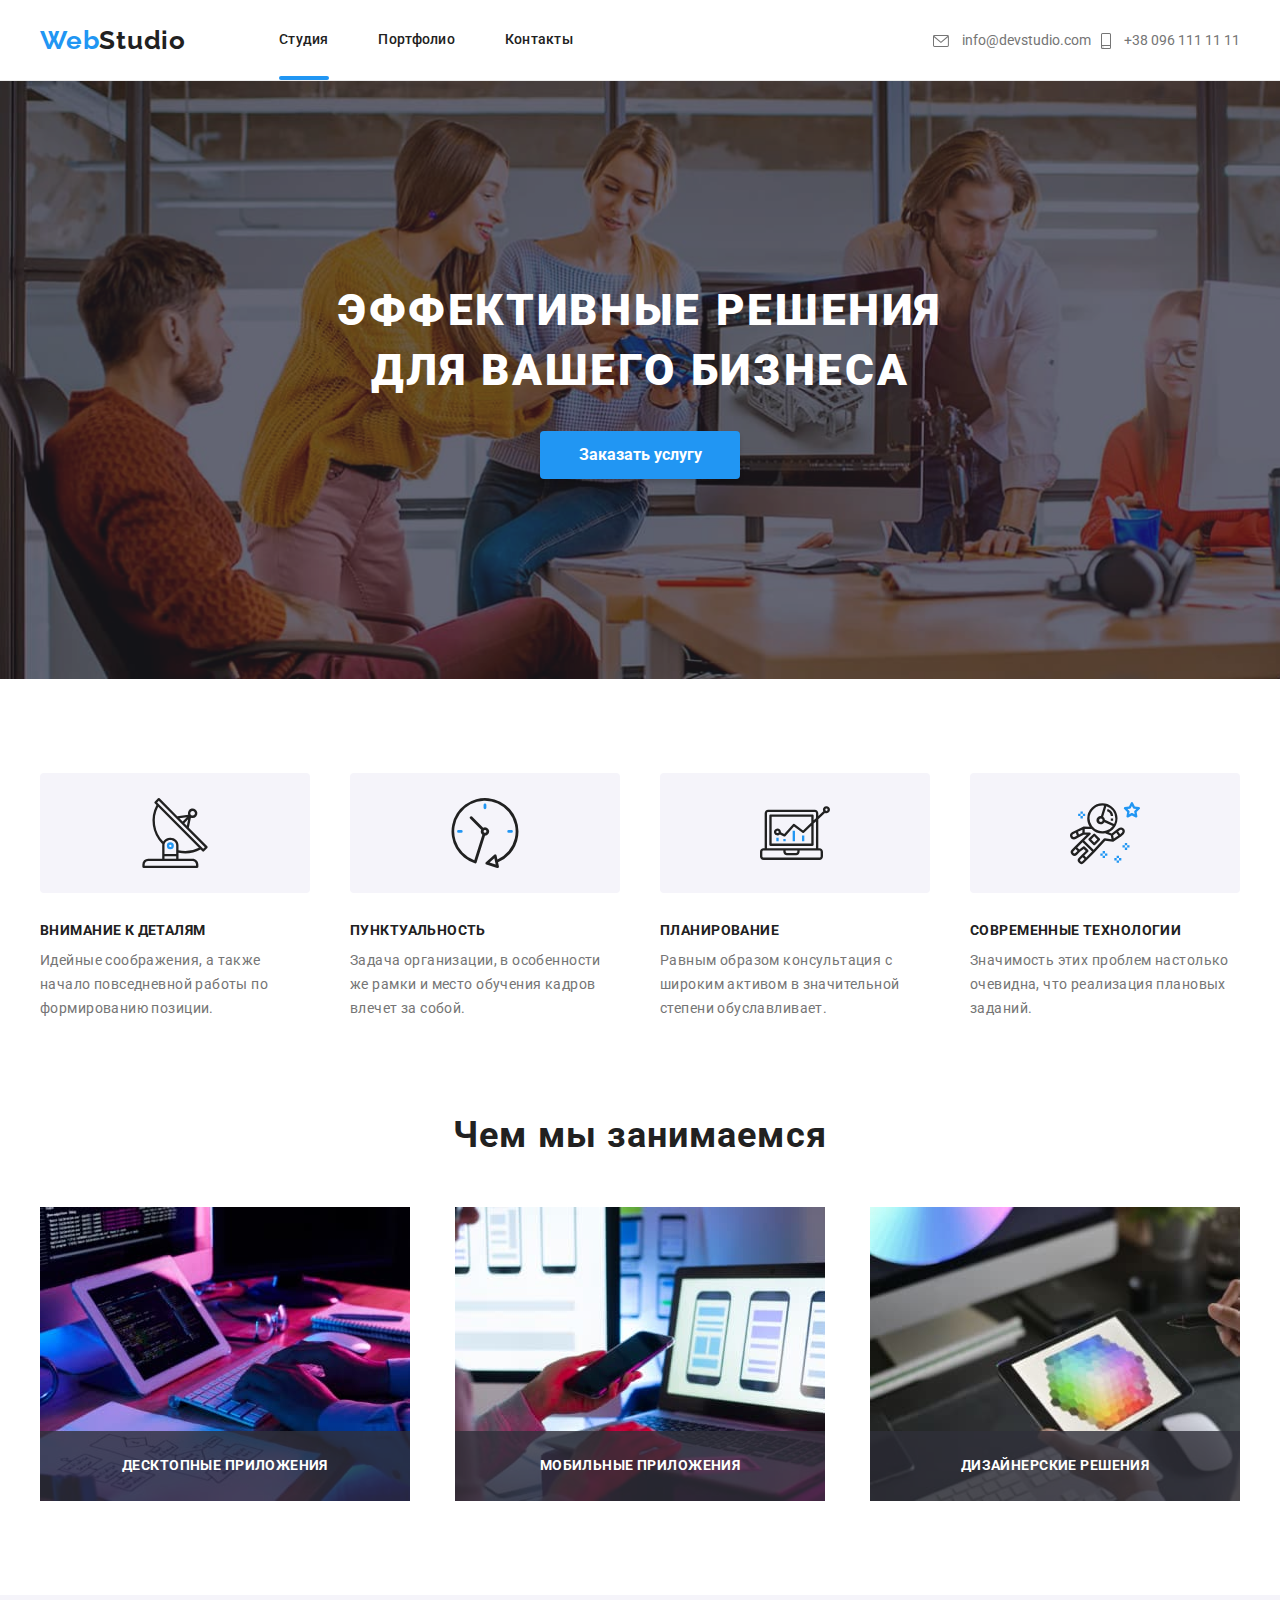
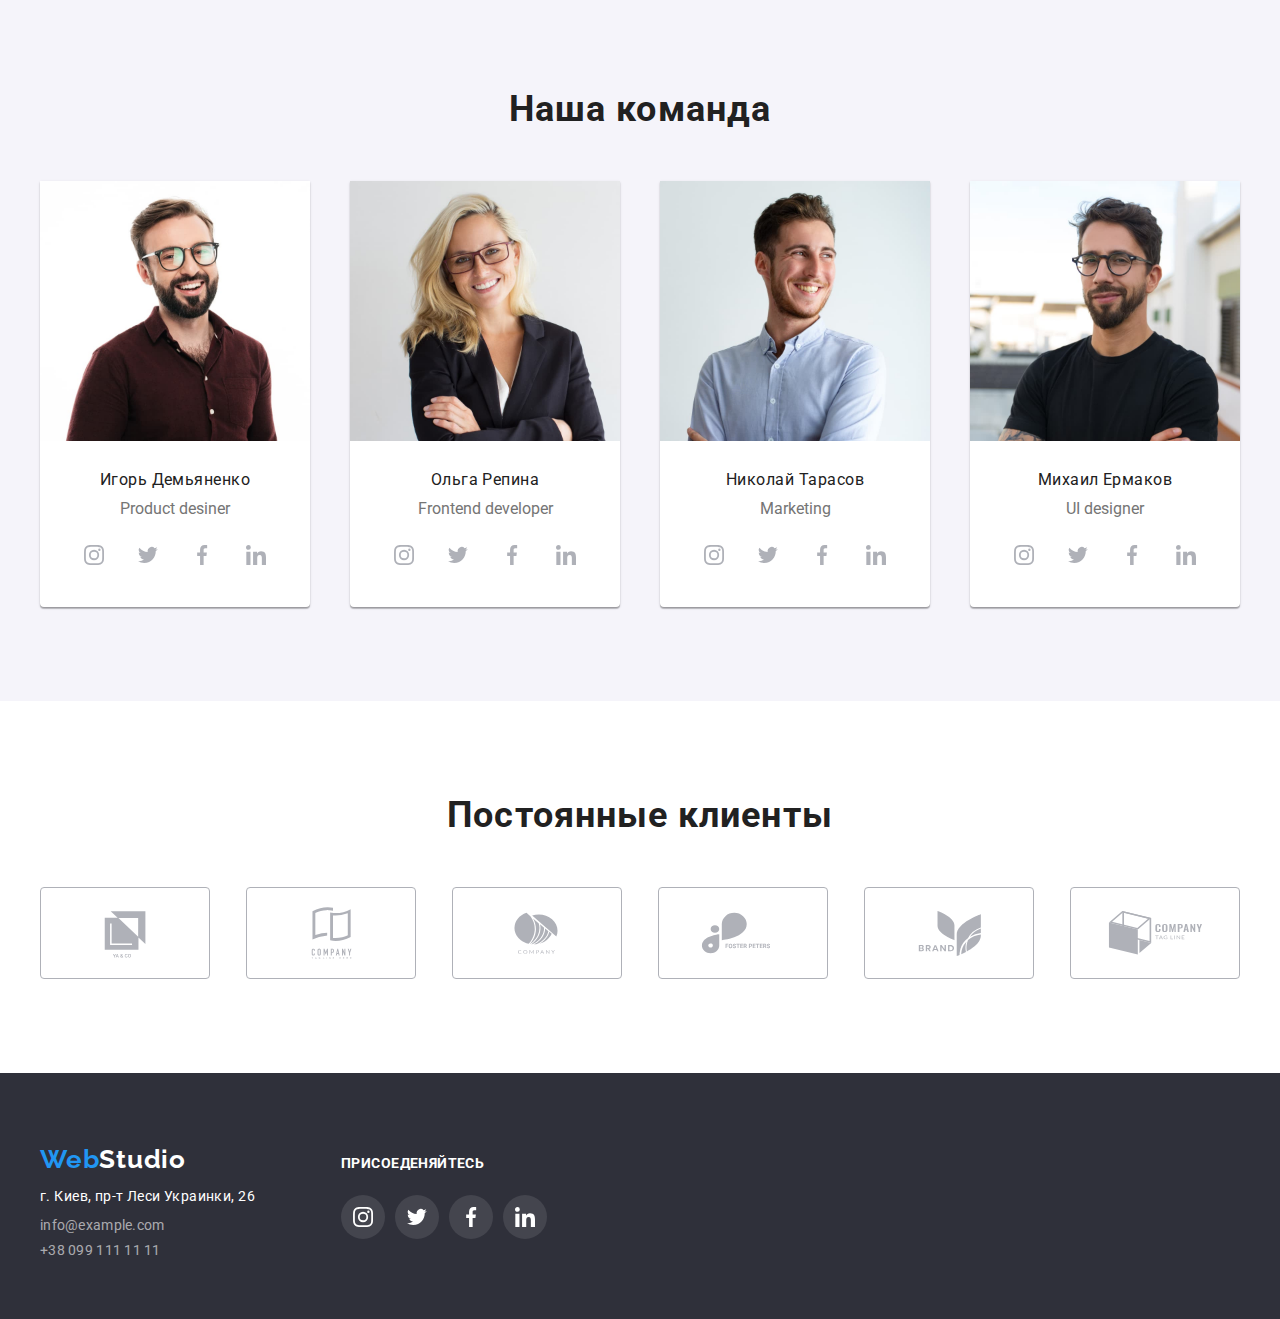
<file: index.html>
<!DOCTYPE html>
<html lang="ru">
  <head>
    <meta charset="UTF-8" />
    <meta http-equiv="X-UA-Compatible" content="IE=edge" />
    <meta name="viewport" content="width=device-width, initial-scale=1.0" />
    <link rel="preconnect" href="https://fonts.googleapis.com" />
    <link rel="preconnect" href="https://fonts.gstatic.com" crossorigin />
    <link
      href="https://fonts.googleapis.com/css2?family=Raleway:wght@700&family=Roboto:wght@400;500;700;900&display=swap"
      rel="stylesheet"
    />
    <link rel="stylesheet" href="css/modern-normalize.css" />
    <link rel="stylesheet" href="css/styles.css" />
    <title>Studio</title>
  </head>
  <body>
    
    <header>
      <div class="container">
        <nav>
          <div class="webStudio">
            <a class="link-web" href="#">Web</a>Studio
          </div>
          <ul class="header-list">
            <li>
              <a class="link active" href="index.html">Cтудия</a>
            </li>
            <li>
              <a class="link" href="portfolio.html">Портфолио</a>
            </li>
            <li>
              <a class="link" href="#">Контакты</a>
            </li>
          </ul>
        </nav>

        <ul class="address">
          <li>
            <a class="link" href="mailto:info@devstudio.com">
              <svg height="12" width="16">
                <use
                  href="images/sprite2.svg#icon-envelope"
                  height="12"
                ></use>
              </svg>
              info@devstudio.com
            </a>
          </li>
          <li>
            <a class="link" href="tel:+380961111111">
              <svg height="16" width="10">
                <use
                  href="images/sprite2.svg#icon-smartphone"
                  height="16"
                ></use>
              </svg>
              +38 096 111 11 11
            </a>
          </li>
        </ul>
      </div>
    </header>
    <div data-modal class="is-hidden backdrop">
      <div class="modal">
        <button data-modal-close class="close-botton" type="button">
          <svg width="11" height="11">
            <use width="11" height="11" href="images/sprite2.svg#icon-x"></use>
          </svg>
        </button>
      </div>
    </div>
    <main>
      
        <section class="studio-central-block section">
          <div class="overlay">
            <h1>Эффективные решения для вашего бизнеса</h1>
            <button data-modal-open class="button-index" type="button">Заказать услугу</button>
          </div>
        
      </section>
      
      
      

      <section class="studio-description section" id="studio">
        <div class="container">
          <ul>
            <li>
              <div class="studio-svg-decoration">
                <svg>
                  <use
                    href="images/sprite2.svg#icon-antenna-1"
                    height="70px"
                    width="70px"
                  ></use>
                </svg>
              </div>
              <h3>Внимание к деталям</h3>
              <p>
                Идейные соображения, а также начало повседневной работы по
                формированию позиции.
              </p>
            </li>
            <li>
              <div class="studio-svg-decoration">
                <svg>
                  <use
                    href="images/sprite2.svg#icon-clock-1"
                    height="70px"
                    width="70px"
                  ></use>
                </svg>
              </div>
              <h3>Пунктуальность</h3>
              <p>
                Задача организации, в особенности же рамки и место обучения
                кадров влечет за собой.
              </p>
            </li>
            <li>
              <div class="studio-svg-decoration">
                <svg>
                  <use
                    href="images/sprite2.svg#icon-diagram-1"
                    height="70px"
                    width="70px"
                  ></use>
                </svg>
              </div>
              <h3>Планирование</h3>
              <p>
                Равным образом консультация с широким активом в значительной
                степени обуславливает.
              </p>
            </li>
            <li>
              <div class="studio-svg-decoration">
                <svg>
                  <use
                    href="images/sprite2.svg#icon-astronaut-1"
                    height="70px"
                    width="70px"
                  ></use>
                </svg>
              </div>
              <h3>Современные технологии</h3>
              <p>
                Значимость этих проблем настолько очевидна, что реализация
                плановых заданий.
              </p>
            </li>
          </ul>
        </div>
      </section>
      <section class="work-fotos section">
        <div class="container">
          <h2>Чем мы занимаемся</h2>
          <ul>
            
            <li>
              <div class="work__portfolio">Десктопные приложения</div>
              
              <img
              src="images/tree_coding.jpg"
              alt="Tree_coding_foto"
              width="370"
              />
            </li>
            <li>
              <div class="work__portfolio">Мобильные приложения</div>
              
              <img
                src="images/noytbook.jpg"
                alt="Work_place_foto"
                width="370"
              />
            </li>
            <li>
              <div class="work__portfolio">Дизайнерские решения</div>
              
              <img
                src="images/mozaika.jpg"
                alt="Cool_mozaika_foto"
                width="370"
              />
            </li>
          </ul>
        </div>
      </section>
      <section class="team__cards section">
        <div class="container">
          <h2>Наша команда</h2>
          <ul>
            <li>
              <figure>
                <img
                  src="images/demianenko.jpg"
                  alt="Demianenko_foto"
                  width="270"
                />
                <figcaption>
                  <p class="top-figure-name">Игорь Демьяненко</p>
                  <p class="botton-figure-name">Product desiner</p>
                  <ul class="social">
                    <li>
                      <button class="icon__button" type="button">
                        <svg class="icon">
                          <use href="images/sprite2.svg#icon-instagram"></use>
                        </svg>
                      </button>
                    </li>
                    <li>
                      <button class="icon__button" type="button">
                        <svg class="icon">
                          <use href="images/sprite2.svg#icon-Group "></use>
                        </svg>
                      </button>
                    </li>
                    <li>
                      <button class="icon__button" type="button">
                        <svg class="icon">
                          <use href="images/sprite2.svg#icon-facebook"></use>
                        </svg>
                      </button>
                    </li>
                    <li>
                      <button class="icon__button" type="button">
                        <svg class="icon">
                          <use href="images/sprite2.svg#icon-linkedin"></use>
                        </svg>
                      </button>
                    </li>
                  </ul>
                </figcaption>
              </figure>
            </li>
            <li>
              <figure>
                <img src="images/repina.jpg" alt="Repina_foto" width="270" />
                <figcaption>
                  <p class="top-figure-name">Ольга Репина</p>
                  <p class="botton-figure-name">Frontend developer</p>
                  <ul class="social">
                    <li>
                      <button class="icon__button" type="button">
                        <svg class="icon">
                          <use href="images/sprite2.svg#icon-instagram"></use>
                        </svg>
                      </button>
                    </li>
                    <li>
                      <button class="icon__button" type="button">
                        <svg class="icon">
                          <use href="images/sprite2.svg#icon-Group "></use>
                        </svg>
                      </button>
                    </li>
                    <li>
                      <button class="icon__button" type="button">
                        <svg class="icon">
                          <use href="images/sprite2.svg#icon-facebook"></use>
                        </svg>
                      </button>
                    </li>
                    <li>
                      <button class="icon__button" type="button">
                        <svg class="icon">
                          <use href="images/sprite2.svg#icon-linkedin"></use>
                        </svg>
                      </button>
                    </li>
                  </ul>
                </figcaption>
              </figure>
            </li>
            <li>
              <figure>
                <img src="images/tarasov.jpg" alt="Tarasov_foto" width="270" />
                <figcaption>
                  <p class="top-figure-name">Николай Тарасов</p>
                  <p class="botton-figure-name">Marketing</p>
                  <ul class="social">
                    <li>
                      <button class="icon__button" type="button">
                        <svg class="icon">
                          <use href="images/sprite2.svg#icon-instagram"></use>
                        </svg>
                      </button>
                    </li>
                    <li>
                      <button class="icon__button" type="button">
                        <svg class="icon">
                          <use href="images/sprite2.svg#icon-Group "></use>
                        </svg>
                      </button>
                    </li>
                    <li>
                      <button class="icon__button" type="button">
                        <svg class="icon">
                          <use href="images/sprite2.svg#icon-facebook"></use>
                        </svg>
                      </button>
                    </li>
                    <li>
                      <button class="icon__button" type="button">
                        <svg class="icon">
                          <use href="images/sprite2.svg#icon-linkedin"></use>
                        </svg>
                      </button>
                    </li>
                  </ul>
                </figcaption>
              </figure>
            </li>
            <li>
              <figure>
                <img src="images/ermakov.jpg" alt="Ermakov_foto" width="270" />
                <figcaption>
                  <p class="top-figure-name">Михаил Ермаков</p>
                  <p class="botton-figure-name">UI designer</p>
                  <ul class="social">
                    <li>
                      <button class="icon__button" type="button">
                        <svg class="icon">
                          <use href="images/sprite2.svg#icon-instagram"></use>
                        </svg>
                      </button>
                    </li>
                    <li>
                      <button class="icon__button" type="button">
                        <svg class="icon">
                          <use href="images/sprite2.svg#icon-Group "></use>
                        </svg>
                      </button>
                    </li>
                    <li>
                      <button class="icon__button" type="button">
                        <svg class="icon">
                          <use href="images/sprite2.svg#icon-facebook"></use>
                        </svg>
                      </button>
                    </li>
                    <li>
                      <button class="icon__button" type="button">
                        <svg class="icon">
                          <use href="images/sprite2.svg#icon-linkedin"></use>
                        </svg>
                      </button>
                    </li>
                  </ul>
                </figcaption>
              </figure>
            </li>
          </ul>
        </div>
      </section>
      <section class="section">
        <div class="container">
          <h2>Постоянные клиенты</h2>
          <ul class="companies">
            <li>
              <div>
                <svg>
                  <use
                    href="images/sprite2.svg#icon-ya-ko"
                    width="106"
                    height="60"
                  ></use>
                </svg>
              </div>
            </li>
            <li>
              <div>
                <svg>
                  <use
                    href="images/sprite2.svg#icon-tagline"
                    width="106"
                    height="60"
                  ></use>
                </svg>
              </div>
            </li>
            <li>
              <div>
                <svg>
                  <use
                    href="images/sprite2.svg#icon-company"
                    width="106"
                    height="60"
                  ></use>
                </svg>
              </div>
            </li>
            <li>
              <div>
                <svg>
                  <use
                    href="images/sprite2.svg#icon-foster-peters"
                    width="106"
                    height="60"
                  ></use>
                </svg>
              </div>
            </li>
            <li>
              <div>
                <svg>
                  <use
                    href="images/sprite2.svg#icon-brand"
                    width="106"
                    height="60"
                  ></use>
                </svg>
              </div>
            </li>
            <li>
              <div>
                <svg>
                  <use
                    href="images/sprite2.svg#icon-tag-line"
                    width="106"
                    height="60"
                  ></use>
                </svg>
              </div>
            </li>
          </ul>
        </div>
      </section>
    </main>
    <footer class="footer__inner">
      <div class="container">
        <div class="footer__info">
          <div class="left__bloc">
            <div class="webStudio">
              <a href="#" class="link-web">Web</a>Studio
            </div>
            <address class="address__block" id="contacts">
              <ul>
                <li>
                  <p>г. Киев, пр-т Леси Украинки, 26</p>
                </li>
                <li>
                  <a class="link" href="mailto:info@example.com"
                    >info@example.com</a
                  >
                </li>
                <li>
                  <a class="link" href="tel:+380991111111">+38 099 111 11 11</a>
                </li>
              </ul>
            </address>
          </div>
          <div class="right__block">
            <h5>Присоеденяйтесь</h5>
            <div class="footer__icons">
              <ul class="social">
                <li>
                  <button class="icon__button" type="button">
                    <svg class="icon">
                      <use href="images/sprite2.svg#icon-instagram"></use>
                    </svg>
                  </button>
                </li>
                <li>
                  <button class="icon__button" type="button">
                    <svg class="icon">
                      <use href="images/sprite2.svg#icon-Group "></use>
                    </svg>
                  </button>
                </li>
                <li>
                  <button class="icon__button" type="button">
                    <svg class="icon">
                      <use href="images/sprite2.svg#icon-facebook"></use>
                    </svg>
                  </button>
                </li>
                <li>
                  <button class="icon__button" type="button">
                    <svg class="icon">
                      <use href="images/sprite2.svg#icon-linkedin"></use>
                    </svg>
                  </button>
                </li>
              </ul>
            </div>
          </div>
        </div>
      </div>
    </footer>
    
    <script src="./js/modal.js"></script>
  </body>
</html>
</file>
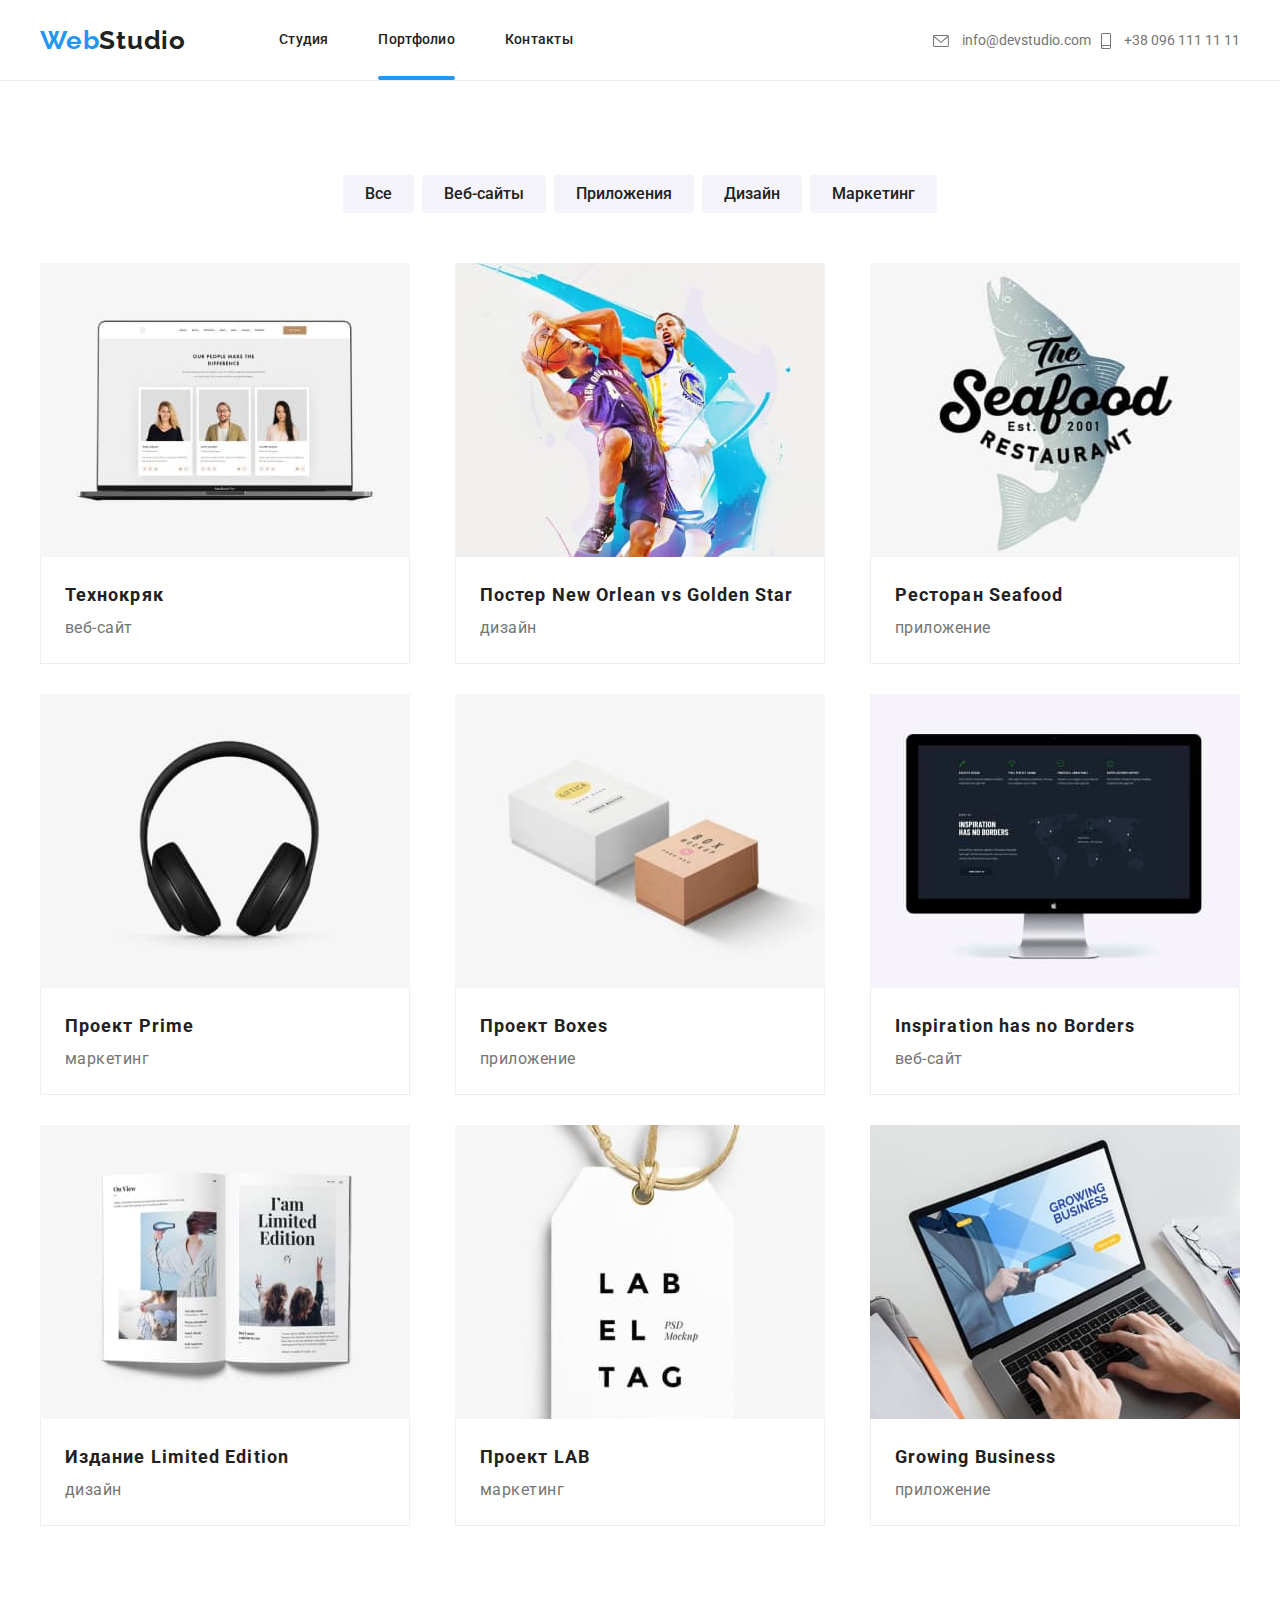
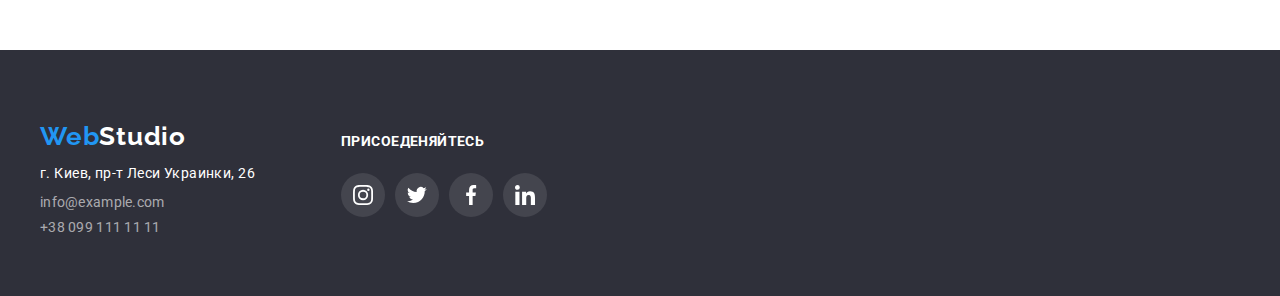
<file: portfolio.html>
<!DOCTYPE html>
<html lang="ru">
  <head>
    <meta charset="UTF-8" />
    <meta http-equiv="X-UA-Compatible" content="IE=edge" />
    <meta name="viewport" content="width=device-width, initial-scale=1.0" />
    <link rel="preconnect" href="https://fonts.googleapis.com" />
    <link rel="preconnect" href="https://fonts.gstatic.com" crossorigin />
    <link
      href="https://fonts.googleapis.com/css2?family=Raleway:wght@700&family=Roboto:wght@400;500;700;900&display=swap"
      rel="stylesheet"
    />
    <link rel="stylesheet" href="css/modern-normalize.css" />
    <link rel="stylesheet" href="css/styles.css" />
    <title>Portfolio</title>
  </head>
  <body>
    <header>
      <div class="container">
        <nav>
          <div class="webStudio">
            <a class="link-web" href="#">Web</a>Studio
          </div>
          <ul class="header-list">
            <li>
              <a class="link" href="index.html">Cтудия</a>
            </li>
            <li>
              <a class="link active" href="portfolio.html">Портфолио</a>
            </li>
            <li>
              <a class="link" href="#">Контакты</a>
            </li>
          </ul>
        </nav>

        <ul class="address">
          <li>
            <a class="link" href="mailto:info@devstudio.com">
              <svg height="12px" width="16px">
                <use
                  href="images/sprite2.svg#icon-envelope"
                  height="12px"
                ></use>
              </svg>
              info@devstudio.com
            </a>
          </li>
          <li>
            <a class="link" href="tel:+380961111111">
              <svg height="16px" width="10px">
                <use
                  href="images/sprite2.svg#icon-smartphone"
                  height="16px"
                ></use>
              </svg>
              +38 096 111 11 11
            </a>
          </li>
        </ul>
      </div>
    </header>
    <main class="container section">
      <ul class="buttons-portfolio">
        <li>
          <button class="buttons" type="button">Все</button>
        </li>
        <li>
          <button class="buttons" type="button">Веб-сайты</button>
        </li>
        <li>
          <button class="buttons" type="button">Приложения</button>
        </li>
        <li>
          <button class="buttons" type="button">Дизайн</button>
        </li>
        <li>
          <button class="buttons" type="button">Маркетинг</button>
        </li>
      </ul>

      <div class="galery">
        <ul class="">
          <li>
            <figure>
              <div>
              <img
                src="images/technoCriack.jpg"
                alt="Demianenko_foto"
                class="portfolio-overlay"
              />
              <p class="special-overlay">
                Ресурс предлагает комплексные предложения 
                с разным уровнем функционала и сервисов. 
                Все это позволит посетителю получить исчерпывающие 
                сведения о компании или частном лице.
              </p>
            </div>
              <figcaption>
                <p class="portfolio-list-card__caption">Технокряк</p>
                <p class="portfolio-list-card__descr">веб-сайт</p>
              </figcaption>
            </figure>
          </li>
          <li>
            <figure>
              <div>
              <img src="images/poster.jpg" alt="Repina_foto" width="370" />
              <p class="special-overlay">
                Ресурс предлагает комплексные предложения 
                с разным уровнем функционала и сервисов. 
                Все это позволит посетителю получить исчерпывающие 
                сведения о компании или частном лице.
              </p>
              </div>
              <figcaption>
                <p class="portfolio-list-card__caption">
                  Постер New Orlean vs Golden Star
                </p>
                <p class="portfolio-list-card__descr">дизайн</p>
              </figcaption>
            </figure>
          </li>
          <li>
            <figure>
              <div>
                <img src="images/seafood.jpg" alt="Tarasov_foto" width="370" />
                <p class="special-overlay">
                  Ресурс предлагает комплексные предложения 
                  с разным уровнем функционала и сервисов. 
                  Все это позволит посетителю получить исчерпывающие 
                  сведения о компании или частном лице.
                </p>
              </div>
              <figcaption>
                <p class="portfolio-list-card__caption">Ресторан Seafood</p>
                <p class="portfolio-list-card__descr">приложение</p>
              </figcaption>
            </figure>
          </li>
          <li>
            <figure>
              <div>
                <img src="images/prime.jpg" alt="Ermakov_foto" width="370" />
                
                <p class="special-overlay">
                  Ресурс предлагает комплексные предложения 
                  с разным уровнем функционала и сервисов. 
                  Все это позволит посетителю получить исчерпывающие 
                  сведения о компании или частном лице.
                </p>
              </div>
              <figcaption>
                <p class="portfolio-list-card__caption">Проект Prime</p>
                <p class="portfolio-list-card__descr">маркетинг</p>
              </figcaption>
            </figure>
          </li>
          <li>
            <figure>
              <div>
                <img src="images/boxes.jpg" alt="Ermakov_foto" width="370" />
                
                <p class="special-overlay">
                  Ресурс предлагает комплексные предложения 
                  с разным уровнем функционала и сервисов. 
                  Все это позволит посетителю получить исчерпывающие 
                  сведения о компании или частном лице.
                </p>
              </div>
              <figcaption>
                <p class="portfolio-list-card__caption">Проект Boxes</p>
                <p class="portfolio-list-card__descr">приложение</p>
              </figcaption>
            </figure>
          </li>
          <li>
            <figure>
              <div>
                <img
                  src="images/inspiration.jpg"
                  alt="Ermakov_foto"
                  width="370"
                />
                
                <p class="special-overlay">
                  Ресурс предлагает комплексные предложения 
                  с разным уровнем функционала и сервисов. 
                  Все это позволит посетителю получить исчерпывающие 
                  сведения о компании или частном лице.
                </p>
              </div>
              <figcaption>
                <p class="portfolio-list-card__caption">
                  Inspiration has no Borders
                </p>
                <p class="portfolio-list-card__descr">веб-сайт</p>
              </figcaption>
            </figure>
          </li>
          <li>
            <figure>
              <div>
                <img
                  src="images/limitedEdition.jpg"
                  alt="Ermakov_foto"
                  width="370"
                />
                
                <p class="special-overlay">
                  Ресурс предлагает комплексные предложения 
                  с разным уровнем функционала и сервисов. 
                  Все это позволит посетителю получить исчерпывающие 
                  сведения о компании или частном лице.
                </p>
              </div>
              <figcaption>
                <p class="portfolio-list-card__caption">
                  Издание Limited Edition
                </p>
                <p class="portfolio-list-card__descr">дизайн</p>
              </figcaption>
            </figure>
          </li>
          <li>
            <figure>
              <div>
                <img src="images/lab.jpg" alt="Ermakov_foto" width="370" />
                
                <p class="special-overlay">
                  Ресурс предлагает комплексные предложения 
                  с разным уровнем функционала и сервисов. 
                  Все это позволит посетителю получить исчерпывающие 
                  сведения о компании или частном лице.
                </p>
              </div>
              <figcaption>
                <p class="portfolio-list-card__caption">Проект LAB</p>
                <p class="portfolio-list-card__descr">маркетинг</p>
              </figcaption>
            </figure>
          </li>
          <li>
            <figure>
              <div>
                <img
                  src="images/growBuisness.jpg"
                  alt="Ermakov_foto"
                  width="370"
                />
                
                <p class="special-overlay">
                  Ресурс предлагает комплексные предложения 
                  с разным уровнем функционала и сервисов. 
                  Все это позволит посетителю получить исчерпывающие 
                  сведения о компании или частном лице.
                </p>
              </div>
              <figcaption>
                <p class="portfolio-list-card__caption">Growing Business</p>
                <p class="portfolio-list-card__descr">приложение</p>
              </figcaption>
            </figure>
          </li>
        </ul>
      </div>
    </main>
    <footer class="footer__inner">
      <div class="container">
        <div class="footer__info">
          <div class="left__bloc">
            <div class="webStudio">
              <a href="#" class="link-web">Web</a>Studio
            </div>
            <address class="address__block" id="contacts">
              <ul>
                <li>
                  <p>г. Киев, пр-т Леси Украинки, 26</p>
                </li>
                <li>
                  <a class="link" href="mailto:info@example.com"
                    >info@example.com</a
                  >
                </li>
                <li>
                  <a class="link" href="tel:+380991111111">+38 099 111 11 11</a>
                </li>
              </ul>
            </address>
          </div>
          <div class="right__block">
            <h5>Присоеденяйтесь</h5>
            <div class="footer__icons">
              <ul class="social">
                <li>
                  <button class="icon__button" type="button">
                    <svg class="icon">
                      <use href="images/sprite2.svg#icon-instagram"></use>
                    </svg>
                  </button>
                </li>
                <li>
                  <button class="icon__button" type="button">
                    <svg class="icon">
                      <use href="images/sprite2.svg#icon-Group "></use>
                    </svg>
                  </button>
                </li>
                <li>
                  <button class="icon__button" type="button">
                    <svg class="icon">
                      <use href="images/sprite2.svg#icon-facebook"></use>
                    </svg>
                  </button>
                </li>
                <li>
                  <button class="icon__button" type="button">
                    <svg class="icon">
                      <use href="images/sprite2.svg#icon-linkedin"></use>
                    </svg>
                  </button>
                </li>
              </ul>
            </div>
          </div>
        </div>
      </div>
    </footer>
  </body>
</html>
</file>
<file: css/styles.css>
:root {
    --main-color: #212121;
    --hover-color: #2196F3;
    --gray-color: #757575;
    --dark_gray-color: #2F303A;
    --light-gray-color: #F5F4FA;
    --white-color: #FFFFFF;
    --main-portfolio-color: #E5E5E5;
    --r-g-b-a: rgba(255, 255, 255, 0.6);
    --semi-gray-color:rgba(47, 48, 58, 0.8);
    --header-special: #ECECEC;
    --border-color: #AFB1B8;
}


img {
    vertical-align: top;
}


ul {
    padding: 0;
    margin: 0;
    list-style: none;
}

li {
    padding: 0;
    margin: 0;
}

figure {
    margin: 0;
}

p {
    margin: 0;
    padding: 0;
}

.section {
    padding: 94px 0;
}

body {
    margin: 0;
    padding: 0;

    color: var(--main-color);
    font-family: 'Roboto', sans-serif;
    font-style: normal;
}

.main-portfolio {
    background-color: var(--main-portfolio-color);
}

.container {
    width: 100%;
    /* max-width: 1200px; */
    width: 1200px;
    margin: 0 auto;
}

header .container {
    padding: 14px 0;
    display: flex;
    flex-direction: row;
    flex-wrap: wrap;
    align-items: center;
    justify-content: space-between;
}

header {
    border-bottom: 1px solid var(--header-special);
}

nav {
    display: flex;
}

nav ul {
    width: 294px;
    display: flex;
    flex-wrap: nowrap;
    flex-direction: row;
    align-items: center;
    justify-content: space-between;

}

.address a {
    color: var(--gray-color);
    font-size: 14px;
}

.address {
    width: 100%;
    max-width: 307px;
    display: flex;
    flex-direction: row;
    justify-content: space-between;
}

.address li {
    flex-direction: row;
}

header nav ul {
    font-size: 14px;
    font-weight: 500;
    line-height: 1.14;
    letter-spacing: 0.02em;
    color: var(--main-color);
}

.portfolio-list-card__caption {
    font-weight: 700;
    font-size: 18px;
    line-height: 2;
    letter-spacing: 0.06em;
}

.portfolio-list-card__descr {
    font-size: 16px;
    line-height: 1.88;
    letter-spacing: 0.03em;
    color: var(--gray-color);
}

.botton-figure-name {
    color: var(--gray-color);
    padding-bottom: 15px;
}

.buttons {
    cursor: pointer;
    /*height: 38px; 7 px difference*/
    margin: 0px 4px 50px 4px;
    padding: 6px 22px;

    font-weight: 500;
    font-size: 16px;
    font-family: 'Roboto';
    line-height: 1.62;
    color: var(--main-color);

    border: none;
    border-radius: 4px;
    background-color: var(--light-gray-color);
    transition: .250s cubic-bezier(0.4, 0, 0.2, 1);
}

.buttons:hover {
    box-shadow: 0px 3px 1px rgba(0, 0, 0, 0.1), 0px 1px 2px rgba(0, 0, 0, 0.08), 0px 2px 2px rgba(0, 0, 0, 0.12);
    color: var(--white-color);

    background: var(--hover-color);
}

.button-index {
    align-self: center;
    cursor: pointer;
    box-shadow: 0px 4px 4px rgba(0, 0, 0, 0.15);
    width: 200px;
    padding: 10px 0;

    font-style: normal;
    font-weight: 700;
    font-size: 16px;
    font-family: 'Roboto';
    line-height: 1.8;
    color: var(--white-color);

    border-radius: 4px;
    background: var(--hover-color);
}

.buttons-portfolio {
    display: flex;
    justify-content: center;

}

section h2 {
    font-weight: 700;
    font-size: 36px;
    line-height: 1.16;
    letter-spacing: 0.03em;
}

.link {
    position: relative;
    text-decoration: none;
    font-style: normal;
    transition: color .250s, fill .250s cubic-bezier(0.4, 0, 0.2, 1);
    padding-bottom: 29px;
}

.link-web {
    position: relative;
    text-decoration: none;
    font-style: normal;
    color: var(--hover-color);
    padding-bottom: 29px;
}

a.link {
    cursor: pointer;
}

header a.link:after {
    content: "";
    display: block;
    width: 100%;
    height: 4px;

    background-color: var(--hover-color);
    opacity: 0;

    position: absolute;
    top: 100%;
    left: 0;
    z-index: 100;
    border-radius: 2px;

    transition: opacity .1s linear;
}

.header.link:active:after {
    opacity: none;
    transition: none;
}

.link:hover:after,
.link.active:after {
    opacity: 1;
}

.link svg {
    margin-right: 10px;
    vertical-align: middle;
    fill: currentColor;
}

.link:hover {

    color: var(--hover-color);
    fill: var(--hover-color);

}

.address__block {
    font-size: 14px;
    line-height: 1.14;
    letter-spacing: 0.02em;
    font-style: normal;
}

.address__block a {
    color: var(--main-color);
}

.webStudio {
    padding-right: 93px;

    font-family: 'Raleway', sans-serif;
    font-style: normal;
    font-weight: 700;
    font-size: 26px;
    line-height: 2;
    letter-spacing: 0.03em;
}

.web {
    color: var(--hover-color);
}

.footer__inner {
    padding: 60px 0;

    font-weight: 400;
    color: #FFFFFF;

    background: var(--dark_gray-color);
}

.footer__inner li a {
    color: var(--r-g-b-a);
}

.address__block p {
    line-height: 1.71;
    letter-spacing: 0.03em;
}

address li {
    padding-bottom: 9px;
}

address li:last-child {
    padding-bottom: 0;
}

.webStudio.link {
    color: var(--hover-color);
}

.header-list a {
    color: var(--main-color);
}

.studio-central-block {


    color: var(--white-color);
    background-image: url("../images/back-image.jpg");
    max-width: 1600px;
    margin: 0 auto;
    -webkit-background-size: cover;
    background-size: cover;
    padding: 0;


}

.overlay {
    padding: 200px;

    display: flex;
    flex-direction: column;
    text-align: center;
    align-content: center;
    flex-wrap: wrap;
    justify-content: center;

    width: 100%;
    height: 100%;
    background: rgba(47, 48, 58, 0.4);
}

.studio-central-block h1 {
    margin-top: 0px;
    margin-bottom: 30px;
    max-width: 696px;
    width: 100%;
    font-weight: 900;
    font-size: 44px;
    line-height: 1.36;
    text-align: center;
    letter-spacing: 0.06em;
    text-transform: uppercase;
}

h2 {
    padding-bottom: 50px;
    margin: 0;

    text-align: center;
}

.team__cards ul {
    display: flex;
    flex-direction: row;
    justify-content: space-between;
}

.work-fotos ul {
    display: flex;
    flex-direction: row;
    justify-content: space-between;
}

.work-fotos {
    padding-top: 0;
}

.work-fotos li {
    position: relative;
}

.work__portfolio {
    position: absolute;
    bottom: 0;
    width: 100%;
    font-weight: 700;
    color: var(--white-color);
    font-size: 14px;
    line-height: 1.14;
    text-align: center;
    letter-spacing: 0.03em;
    text-transform: uppercase;
    padding: 27px 0;
    background-color: var(--semi-gray-color);
    
}


.studio-description ul {
    display: flex;
    flex-direction: row;
    justify-content: space-between;
}

.team__cards {
    background-color: var(--light-gray-color);
}

.team__cards figure {

    margin: 0;
    box-shadow: 0px 1px 3px rgba(0, 0, 0, 0.12),
        0px 1px 1px rgba(0, 0, 0, 0.14),
        0px 2px 1px rgba(0, 0, 0, 0.2);

    border-radius: 0px 0px 4px 4px;
    background-color: var(--white-color);
}

.team__cards figcaption {
    padding: 30px 0;

    display: flex;
    flex-direction: column;
    align-items: center;
}

.galery figcaption {
    padding: 20px 24px;


}

.galery figure {
    transition: box-shadow .250s cubic-bezier(0.4, 0, 0.2, 1);
}

.galery div {
    position: relative;
    width: 370px;
    height: 294px;
    overflow: hidden;
}

.special-overlay {
    font-family: 'Roboto';
    font-style: normal;
    font-weight: 400;
    font-size: 18px;
    line-height: 1.56;
    letter-spacing: 0.03em;
    color: var(--white-color);

    padding: 63px 24px;
    position: absolute;
    top: 0;
    left: 0;
    width: 100%;
    height: 100%;
    transform: translatey(100%);
    transition: transform 250ms ease;
    background-color: rgba(33, 150, 243, 0.9);
}

.galery figure:hover {
    box-shadow: 0px 1px 1px rgba(0, 0, 0, 0.12),
        0px 4px 4px rgba(0, 0, 0, 0.06),
        1px 4px 6px rgba(0, 0, 0, 0.16);
    cursor: pointer;
    transform: none;
}

.galery figure:hover .special-overlay {
    transform: none;
}

.top-figure-name {
    padding-bottom: 10px;
}

.studio-description h3 {
    width: 270px;
    margin: 10px 0;


    font-weight: 700;
    font-size: 14px;
    line-height: 1.14;
    letter-spacing: 0.03em;
    text-transform: uppercase;
}

.studio-description p {
    width: 270px;


    font-weight: 400;
    font-size: 14px;
    line-height: 1.71;
    letter-spacing: 0.03em;
    color: var(--gray-color);
}

.top-figure-name {
    font-size: 16px;
    line-height: 1.18;
    /* identical to box height */
    letter-spacing: 0.03em;
}

.galery ul {
    display: flex;
    flex-direction: row;
    justify-content: space-between;
    flex-wrap: wrap;
}

.galery li {
    box-sizing: border-box;
    margin-bottom: 30px;
}

.galery figcaption {
    border: 1px solid #EEEEEE;
    border-top: none;

}

.social {
    display: flex;
    flex-direction: row;
    width: 206px;
    height: 44px;
}

.studio-svg-decoration {
    height: 120px;
    width: 270px;
    border-radius: 4px;
    background-color: var(--light-gray-color);
    padding: 25px 100px;
    margin-bottom: 30px;
}

.studio-svg-decoration svg {
    height: 70px;
    width: 70px;
}

.icon__button {
    display: block;
    background-color: var(--white-color);
    width: 44px;
    height: 44px;
    border-radius: 50%;
    transition: background-color .250s cubic-bezier(0.4, 0, 0.2, 1);

}

.icon {
    width: 20px;
    height: 20px;
    fill: var(--border-color);
    vertical-align: middle;
    transition: color .250s, fill .250s, background-color .250s cubic-bezier(0.4, 0, 0.2, 1);


}

.icon__button:hover .icon {

    background-color: var(--hover-color);
    color: #ffffff;
    fill: var(--white-color);

}

.studio-svg-decoration {
    height: 120px;
    width: 270px;
    border-radius: 4px;
    background-color: var(--light-gray-color);
    padding: 25px 100px;
    margin-bottom: 30px;

}

.studio-svg-decoration svg {
    height: 70px;
    width: 70px;
}

.companies {
    display: flex;
    flex-direction: row;
    justify-content: space-between;
}

.companies div {
    width: 170px;
    height: 92px;
    padding: 16px 32px;
    border: 1px solid var(--border-color);
    box-sizing: border-box;
    border-radius: 4px;
    fill: var(--border-color);
    transition: border-color .250s, fill .250s cubic-bezier(0.4, 0, 0.2, 1);
}

.companies svg {
    width: 106px;
    height: 60px;
}

.companies div:hover {
    border-color: var(--hover-color);
    fill: var(--hover-color);
}


.footer__icons .icon__button:hover,
.icon__button:hover {
    background-color: var(--hover-color);
}

.studio-svg-decoration {
    height: 120px;
    width: 270px;
    border-radius: 4px;
    background-color: var(--light-gray-color);
    padding: 25px 100px;
    margin-bottom: 30px;
}

.studio-svg-decoration svg {
    height: 70px;
    width: 70px;
}

.footer__info {
    display: flex;
    max-width: 507px;
    width: 100%;
    justify-content: space-between;
}

.right__block h5 {

    font-weight: 700;
    font-size: 14px;
    line-height: 1.14;
    letter-spacing: 0.03em;
    text-transform: uppercase;

    color: var(--white-color);
}

.footer__icons li {
    padding-right: 10px;
}

.footer__icons li:last-child {
    padding: 0;
}

.footer__icons .icon__button {

    background-color: rgba(255, 255, 255, 0.1);
}

.footer__icons .icon {
    fill: var(--white-color);

}

.backdrop {
    top: 0px;
    position: fixed;
    height: 100vh;
    width: 100%;
    background: rgba(0, 0, 0, 0.2);
    display: flex;
    justify-content: center;
    align-items: center;
}

.is-hidden {
    /* position:absolute;
    z-index: -1;
    background: rgba(0, 0, 0, 0); */
    /* opacity: 100; */
    visibility: hidden;
    opacity: 0.5;
}

.modal {

    transition: opacity 2s cubic-bezier(0.4, 0, 0.2, 1);
    width: 528px;
    height: 581px;


    box-shadow: 0px 1px 3px rgba(0, 0, 0, 0.12), 0px 1px 1px rgba(0, 0, 0, 0.14), 0px 2px 1px rgba(0, 0, 0, 0.2);
    border-radius: 4px;

    background-color: #FFFFFF;

}

.modal button {


    position: relative;
    width: 30px;
    height: 30px;
    top: 8px;
    left: 490px;
    cursor: pointer;
    background: #FFFFFF;
    border: 1px solid rgba(0, 0, 0, 0.1);
    box-sizing: border-box;
    border-radius: 50%;
}

.close-botton:active .modal {
    opacity: 0;

}
</file>
